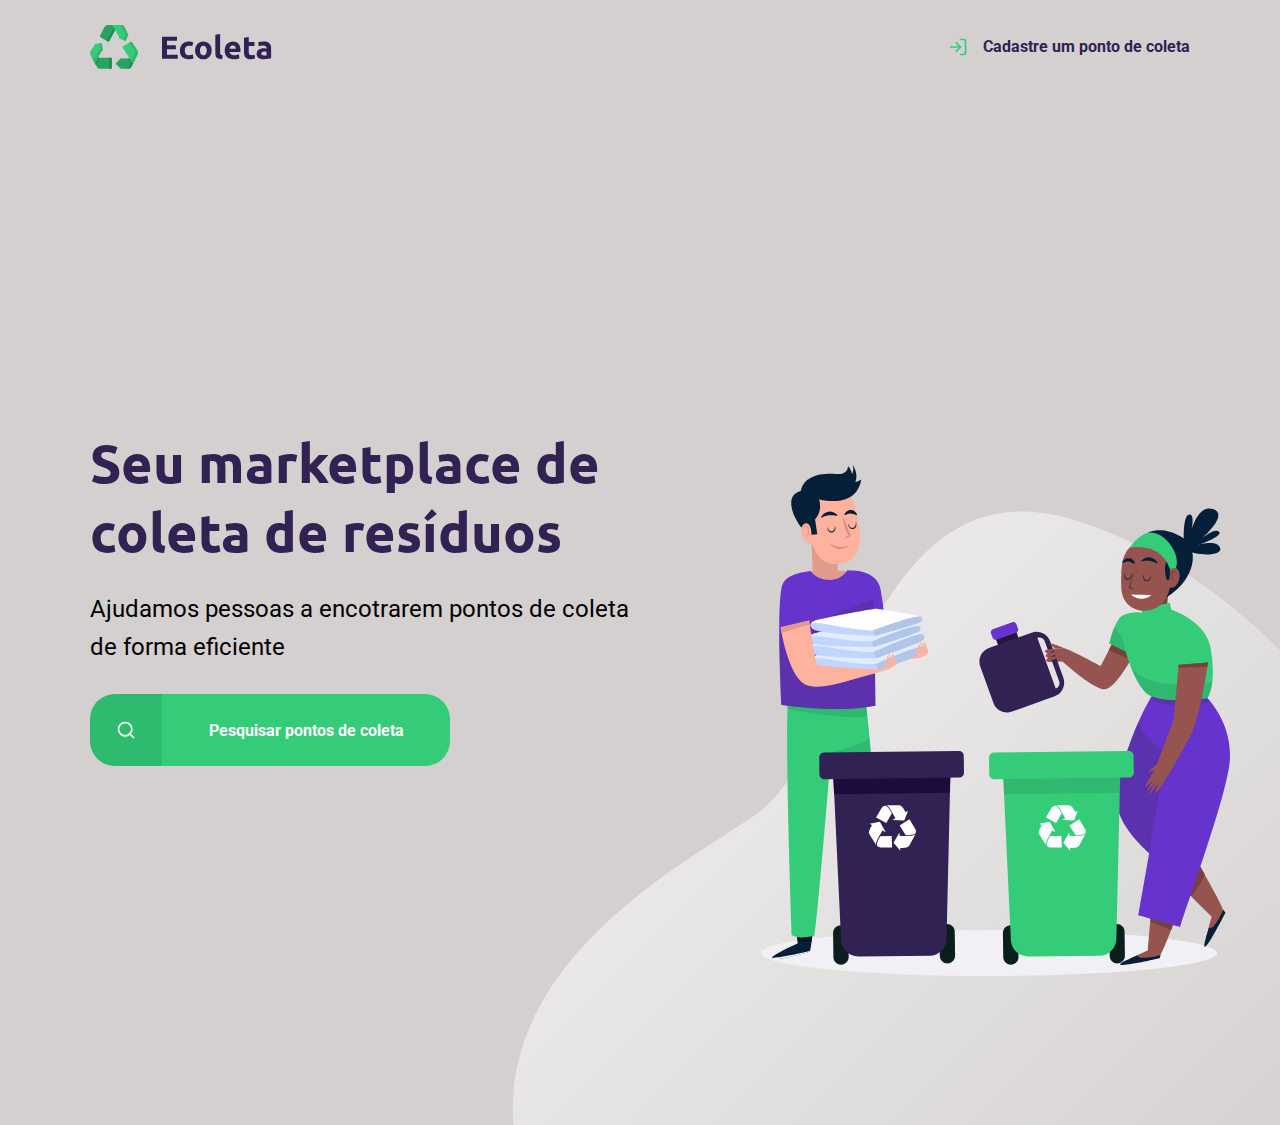
<file: index.html>
<!DOCTYPE html>
<html lang="pt-br">
<head>
    <meta charset="UTF-8">
    <meta name="viewport" content="width=device-width, initial-scale=1.0">
    <title>Ecoleta</title>
    
    <link href="https://fonts.googleapis.com/css2?family=Roboto&family=Ubuntu:wght@300;700&display=swap" rel="stylesheet">
    <link rel="stylesheet" href="/styles/main.css">
    <link rel="stylesheet" href="/styles/home.css">
    <link rel="stylesheet" href="/styles/modal.css">
    
    <link rel="stylesheet" href="/styles/responsive.css">
</head>
<body>
    
    <div id="page-home">
        <div class="content">
            <header>
                <img src="/assets/logo.svg" alt="Ecoleta">
                <a href="registration.html">
                    <span></span>
                    Cadastre um ponto de coleta
                </a>
            </header>
            <main>
                <h1>Seu marketplace de coleta de resíduos</h1>
                <p>Ajudamos pessoas a encotrarem pontos de coleta de forma eficiente</p>
                <a href="#">
                    <span></span>
                    <strong>Pesquisar pontos de coleta</strong>                 
                </a>
                

            </main>
            
    
        </div>
             
    </div>

    <div id="modal" class="hide">
        <div class="content">
            <div class="header">
                <h1>Pontos de Coleta</h1>
                <a href="#">Fechar</a>
            </div>

            <form action="search-results.html">
                <label for="search">Cidade</label>
                <div class="search field">
                    <input type="text" name="search" placeholder="Pesquise por cidade">
                    <button type="submit"> 
                        <img src="assets/search.svg" alt="buscar">
                    </button>
                </div>
            </form>
        </div>
    </div>

    <script src="scripts/index.js"></script>
    
</body>
</html>
</file>
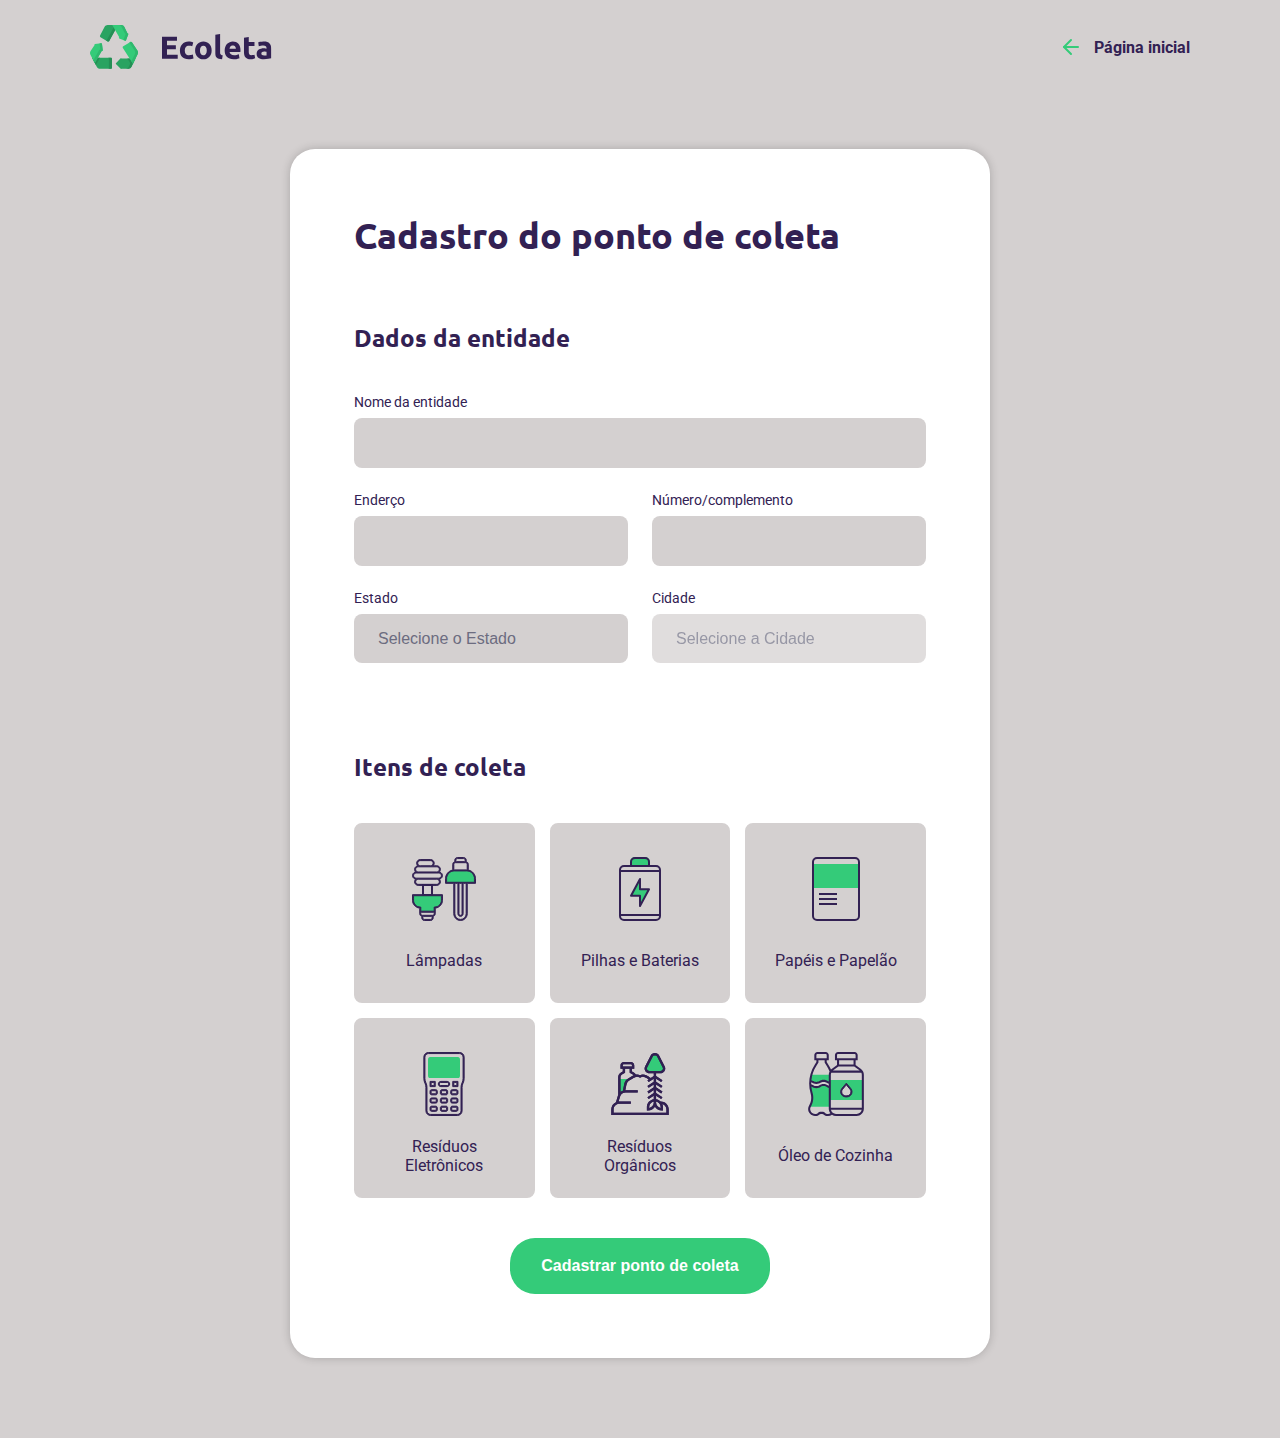
<file: registration.html>
<!DOCTYPE html>
<html lang="pt-br">
<head>
    <meta charset="UTF-8">
    <meta name="viewport" content="width=device-width, initial-scale=1.0">
    <title>Ecoleta</title>
    
    <link href="https://fonts.googleapis.com/css2?family=Roboto&family=Ubuntu:wght@300;700&display=swap" rel="stylesheet">
    <link rel="stylesheet" href="/styles/main.css">
    <link rel="stylesheet" href="/styles/registration.css">

    <link rel="stylesheet" href="/styles/responsive.css">
</head>

<body>
    
    <div id="page-registration">
        
        <header>

            <img src="/assets/logo.svg" alt="Ecoleta">
            <a href="./index.html">
                <span></span>
                Página inicial
            </a>

        </header>

        <form action="">

            <h1>Cadastro do ponto de coleta</h1>
            
            <!--DADOS DA ENTIDADE-->
            <fieldset>
                <legend>
                    <h2>Dados da entidade</h2>
                </legend>

                <div class="field">

                    <label for="name">Nome da entidade</label>
                    <input type="text" name='name' required>

                </div>

                <div class="field-group">
                
                    <div class="field">
                        <label for="adress">Enderço</label>
                        <input type="text" name="adress" required>
                    </div>

                    <div class="field">
                        <label for="adress2">Número/complemento</label>
                        <input type="text" name="adress2" required>

                    </div>

                </div>

                <div class="field-group">
                    
                    <div class="field">
                        
                        <label for="state">Estado</label>
                        <select name="uf" >
                            <option value="">Selecione o Estado</option>
                        </select>

                        <input type="hidden" name="state" required>

                    </div>
                    
                    <div class="field">
                        
                        <label for="city">Cidade</label>
                        <select name="city" disabled required> 
                            <option value="">Selecione a Cidade</option>
                        </select>

                    </div>
                   
                </div>

            </fieldset>
            
            <!--ITENS DE COLETA-->
            <fieldset>

                <legend>
                    <h2>Itens de coleta</h2>
                </legend>

                
                <div class="items-grid">
                    <li data-id="1">
                        <img src="./assets/lampadas.svg" alt="Lâmpadas">
                        <span>Lâmpadas</span>
                    </li>
                   
                    <li data-id="2">
                        <img src="./assets/baterias.svg" alt="Pilhas e Baterias">
                        <span>Pilhas e Baterias</span>
                    </li>
                   
                    <li data-id="3">
                        <img src="./assets/papeis-papelao.svg" alt="Papéis e Papelão">
                        <span>Papéis e Papelão</span>
                    </li>
                   
                    <li data-id="4">
                        <img src="./assets/eletronicos.svg" alt="Resíduos eletrônicos">
                        <span>Resíduos Eletrônicos</span>
                    </li>
                   
                    <li data-id="5">
                        <img src="./assets/organicos.svg" alt="Resíduos Orgânicos">
                        <span>Resíduos Orgânicos</span>
                    </li>
                   
                    <li data-id="6">
                        <img src="./assets/oleo.svg" alt="Óleo de Cozinha">
                        <span>Óleo de Cozinha</span>
                    </li>
                </div>

                <input type="hidden" name="items">

            </fieldset>

            <button type="submit">Cadastrar ponto de coleta</button>

        </form>
            
    </div>
    
    <script src="./scripts/registration.js"></script>
</body>
</html>
</file>
<file: styles/main.css>
/*BOX MODEL 

Modelo de caixa
toda caixa tem
largura, altura, espaçamento, preechimento, bordas, cor, fundo, posicionamento, alinhamento,
display(maneiro que é vista pelo html)

*/


:root {/* :root = referencia a raiz do meu arquivo css*/
    --tittle-color: #322153;
    --primary-color: #34cb79;
    --bg-color: #d4d0d0;
}

* { /* *referencia todos os seletores*/
    margin: 0;
    padding: 0;
    box-sizing: border-box;
}

html{
    font-family: 'Roboto', sans-serif;
}

body {
    background-color: var(--bg-color);
    -webkit-font-smoothing: antialiased;
}

a {
    text-decoration: none;
}
h1, h2, h3, h4, h5, h6{
    color: var(--tittle-color);
    font-family: 'Ubuntu', sans-serif;
}
</file>
<file: styles/home.css>
#page-home {
    height: 125vh;
    background: url('../assets/home-background.svg') no-repeat;
    background-position: 40vw bottom;

}

#page-home .content{
    width: 90%;
    max-width: 1100px;
    margin: 0 auto;
    height: 100%;

    display: flex;
    flex-direction: column;
}

#page-home header {
    margin-top: 25px;
    display: flex;
    align-items: center;
    justify-content: space-between;
}

#page-home header a {
    display: flex;
    color: var(--tittle-color);
    font-weight: bold;
}

#page-home header a span {
    display: flex;
    background-image: url(../assets/log-in.svg);
    width: 20px;
    height: 20px;
    margin-right: 15px ;
}

#page-home main {
    max-width: 560px;
    flex: 1;
    display: flex;
    flex-direction: column;
    justify-content: center;
}

#page-home main h1 {
    font-size: 54px;
}

#page-home main p {
font-size: 24px;
line-height: 38px;

margin-top: 24px;
}

#page-home main a {
    width: 100%;
    max-width: 360px;
    height: 72px;

    border-radius: 25px;

    display: flex;
    align-items: center;
    
    margin-top:5% ;
    
    background-color: var(--primary-color);

    transition: 400ms;
}

#page-home main a:hover {
    background-color: #2fb86e;
} 

#page-home main a span{
    width: 72px;
    height: 72px;

    background-color: rgba(0, 0, 0, 0.08);

    border-top-left-radius: 25px;
    border-bottom-left-radius: 25px;

    display: flex;
    align-items: center;
    justify-content: center;
}

#page-home main a span::after {/*adiciona um pseudo elemento no html*/
    content: '';
    background-image: url(../assets/search.svg);  
    
    width: 20px;
    height: 20px;
} 

#page-home main a strong {

    color: white;
    flex: 1;

    text-align: center ;
}
</file>
<file: styles/modal.css>
#modal {
    background-color:#0e0a14ef;
    
    height: 100vh;
    width: 100vw;

    position: fixed;
    top: 0;

    display: flex;
    justify-content: center;
    align-items: center;

    transition:400ms;
}

#modal.hide{
    display: none;
}

#modal .content {
    color: white;

    width: 420px;
}

#modal .header {
    display: flex;
    align-items: center;
    justify-content: space-between;
    
    margin-bottom: 48px;
}

#modal .header a {
    background-image: url(../assets/x.svg) ;

    width: 20px;
    height: 20px;

    display: flex;

    font-size: 0.01px;
}

#modal .header h1 {
    color: white;

    font-size: 36px;
    line-height: 42px;

}

#modal form label {
    font-size: 14px;
    line-height: 16px;

    display: block;
    margin-bottom: 8px;
}

#modal form .field{
    display: flex;
}

#modal form input {
    flex: 1;

    background-color:var(--bg-color);

    border-radius: 8px 0 0 8px;
    border: 0;
    outline: none;
    
    padding: 16px 24px;

    font-size: 16px;
    color: #6c6c80;
}

#modal form input:focus {
    background-color: #e1faec;
    border: 2px solid #34cb79;
}

#modal form button {
    width: 72px;
    height: 72px;
    
    background-color: var(--primary-color);

    border: 0;
    border-radius:0 8px 8px 0;

    transition:400ms
}

#modal form button:hover{
    background-color: #2fa164;
}
</file>
<file: styles/responsive.css>
/*@media conjunto de regras para algumas coisas que podem ser configuradas*/
@media (max-width: 900px) {
    #page-home {
        background-position-x: 70vw;
    }

    #page-home .content{
        align-items: center;
        text-align: center;
    }

    #page-home main{
        flex:0;
        margin-top: 100px;
        align-items: center;
        text-align: center;
    }

    #page-home header a {
        position: absolute;
        bottom: 13%;
        
        left: 50%;
        transform: translateX(-50%);
        

    }
}
</file>
<file: styles/registration.css>
#page-registration {
    width: 90%;
    max-width: 1100px;
    height: 100%;
    margin: 0 auto;
}

#page-registration header {
    margin-top: 25px;
    
    display: flex;
    justify-content: space-between;
    align-items: center;
}

#page-registration header a {

    color: var(--tittle-color);
    font-weight: bold;

    display: flex;
    align-items: center;
}

#page-registration header a span {
    background-image: url(../assets/arrow-left.svg);

    margin-right: 15px;
    display: flex;

    width: 20px;
    height: 24px;
}

form {

    box-shadow:  0 0 10px rgba(0,0,0, 0.2);
  
    background-color: white;
    border-radius:25px ;

    margin: 80px auto;
    padding: 64px;

    max-width: 700px;

    box-sizing: border-box;
}

form h1 {
    font-size: 36px;
}

form fieldset {
    margin-top: 64px;
    border: 0;
}

form legend {
    margin-bottom: 40px;
}

form legend h2{
    font-size: 24px;
}

form .field {
    flex: 1;
    display: flex;
    flex-direction: column;

    margin-bottom: 24px;
}

form .field-group {
    display: flex;

}

form input,
form select {
    color: #6c6c80;
    background-color: var(--bg-color);
    border: 0;
    padding: 16px 24px;
    font-size: 16px;

    border-radius: 8px;
    /* outline: none; serve para remover o esboço da input padrado do navegador */
    outline: none;

    transition: ms;
}

form select {
-webkit-appearance: none;
-moz-appearance: none;
appearance: none;
}

form input:focus {
    background-color: #e1faec;
    border: 1px solid #34cb79;
}

form select:focus {    
    background-color: #e1faec;
    border: 1px solid #34cb79;

}

form label {
    font-size: 14px;
    margin-bottom: 8px;
    color: var(--tittle-color);
}

form .field-group .field + .field {
    margin-left: 24px;
    
}

form button {
    width: 260px;
    height: 56px;
    
    color: white;
    font-weight: bold;
    font-size: 16px;
    font-weight: bold;
    background-color: var(--primary-color);

    border: 0;
    border-radius: 25px;

    margin-top: 40px;
    margin-left: 50%;
    transform: translateX(-50%);
    
    transition: background-color 500ms;
}

form button:hover {
    background-color: #2fa164;

}

.items-grid {
    display: grid;
    grid-template-columns: 1fr 1fr 1fr;
    gap: 15px;
}

.items-grid li {
    background-color:var(--bg-color);
    list-style: none;

    border: 2px solid var(--bg-color) ;
    border-radius: 8px;
    
    height: 180px;

    padding: 32px 24px 16px;

    display: flex;
    flex-direction: column;
    align-items: center;
    justify-content: space-between;

    text-align: center;
    
    cursor: pointer;

}

.items-grid span {
   margin-top: 12px;
    flex: 1;
    margin-top:15px ;

    display: flex;
    align-items: center;

    color: var(--tittle-color);
}

.items-grid li.selected {
    background-color: #e1faec;
    border: 2px solid #34cb79;

}

.items-grid li img, 
.items-grid li span {
    pointer-events: none;
}
</file>
